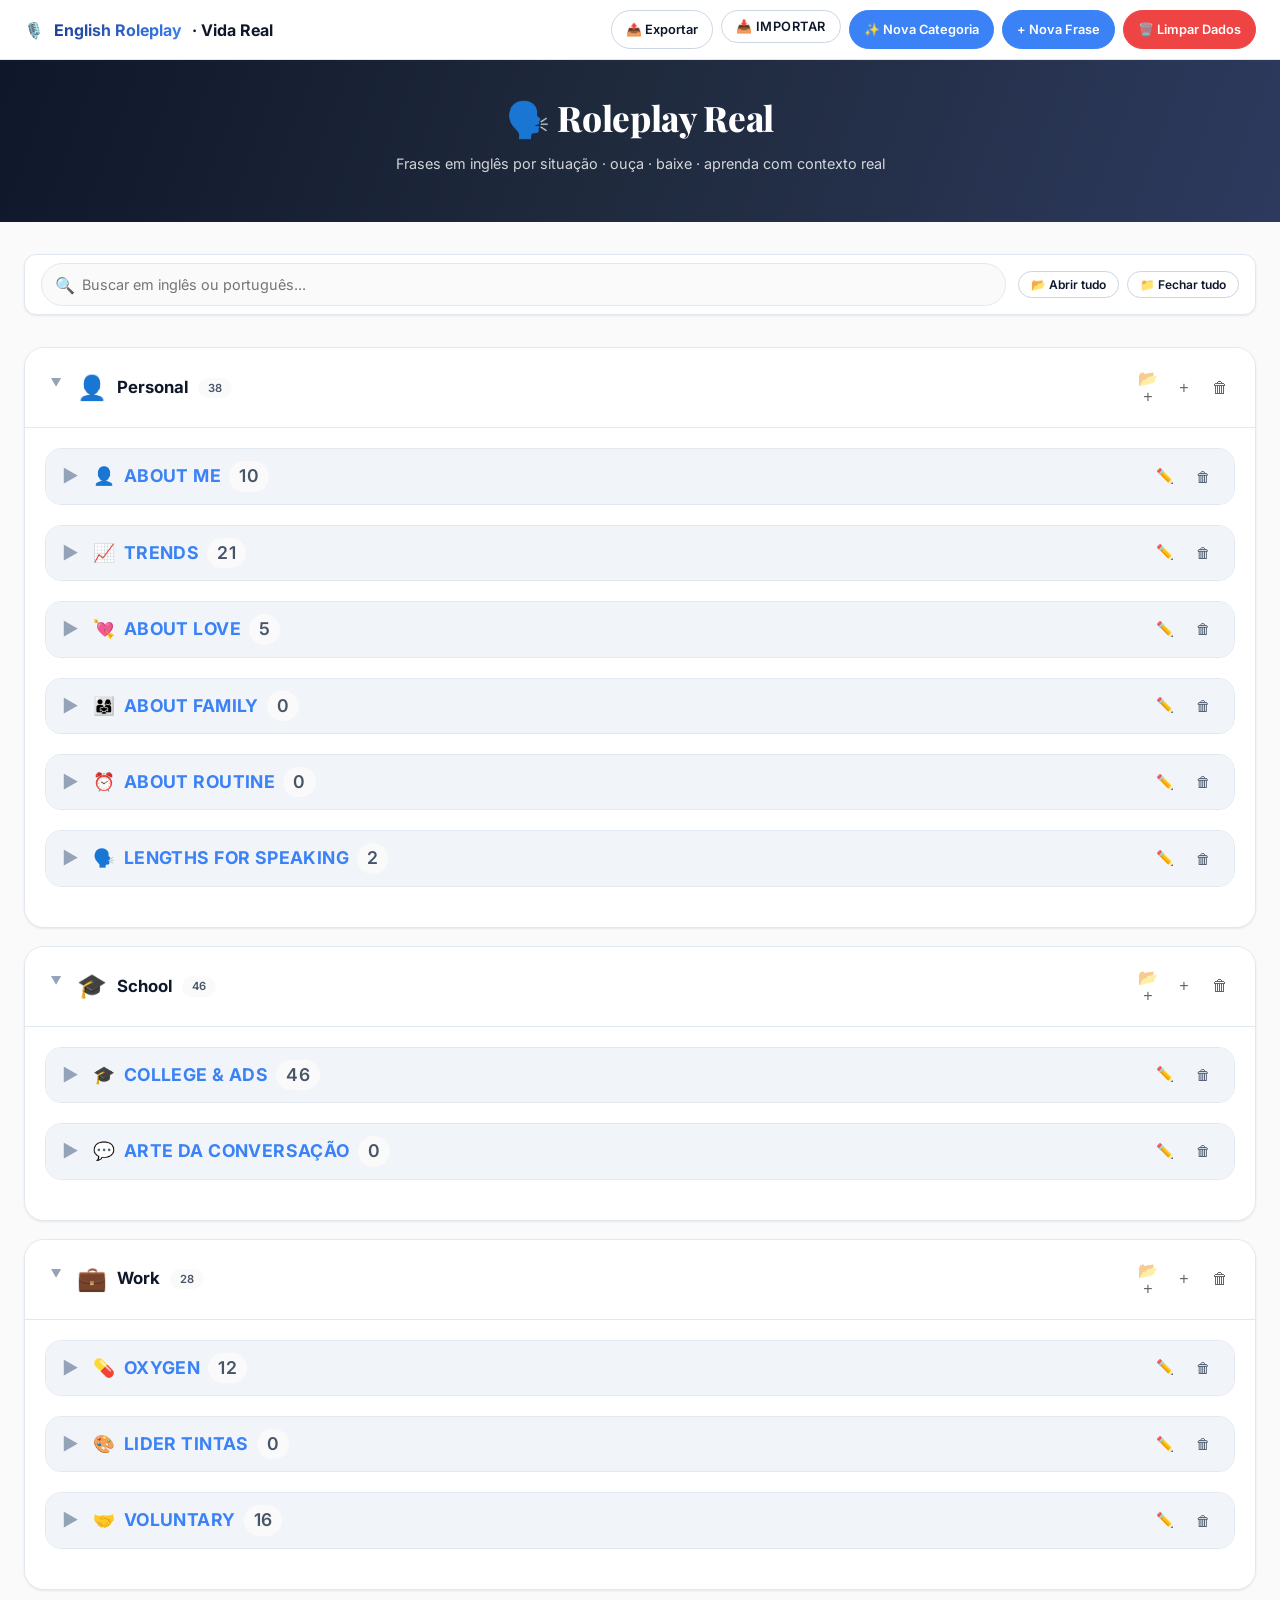
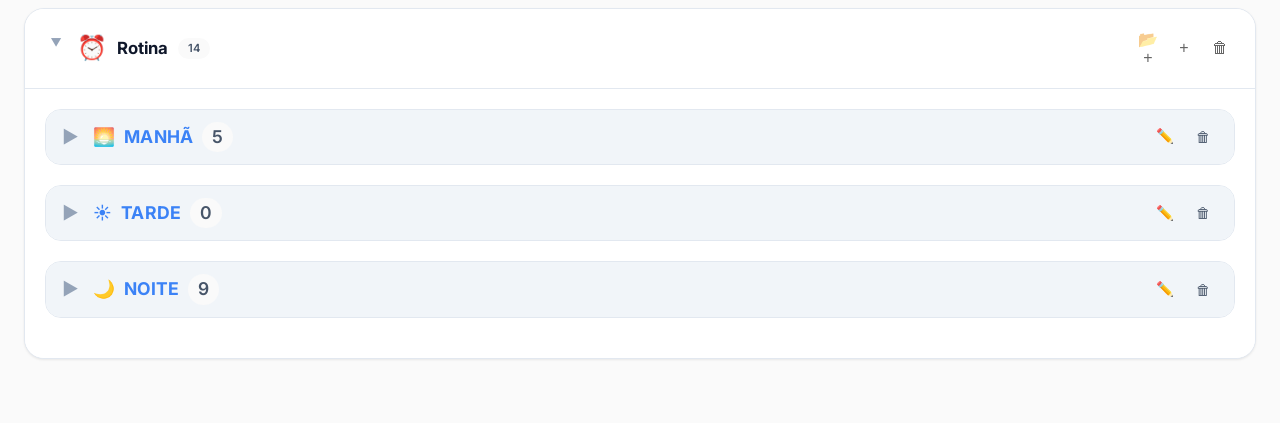
<file: index.html>
<!DOCTYPE html>
<html lang="pt-BR">
<head>
<meta charset="UTF-8">
<meta name="viewport" content="width=device-width, initial-scale=1.0, viewport-fit=cover">
<title>English Roleplay · Phrase Library</title>
<link href="https://fonts.googleapis.com/css2?family=Inter:opsz,wght@14..32,300;14..32,400;14..32,500;14..32,600;14..32,700&family=Playfair+Display:wght@700;800&display=swap" rel="stylesheet">
<link rel="stylesheet" href="css/main.css">
</head>
<body>

<div class="topbar">
  <div class="topbar-left">🎙️ <span>English Roleplay</span> · Vida Real</div>
  <div class="topbar-right">
    <button class="btn" id="exportBtn">📤 Exportar</button>
    <label class="btn" style="cursor:pointer">📥 Importar <input type="file" accept=".json" id="importFile" style="display:none"></label>
    <button class="btn btn-primary" id="newCatBtn">✨ Nova Categoria</button>
    <button class="btn btn-primary" id="newPhraseTopBtn">+ Nova Frase</button>
    <button class="btn btn-danger" id="clearStorageBtn" style="background:#ef4444; border-color:#ef4444;">🗑️ Limpar Dados</button>
  </div>
</div>


<div class="hero">
  <h1>🗣️ Roleplay Real</h1>
  <p>Frases em inglês por situação · ouça · baixe · aprenda com contexto real</p>
</div>

<div class="page">
  <div class="search-panel">
    <div class="search-wrapper">
      <span class="search-icon">🔍</span>
      <input type="text" id="searchInput" placeholder="Buscar em inglês ou português...">
    </div>
    <div class="control-group">
      <button class="btn btn-sm" id="expandAllBtn">📂 Abrir tudo</button>
      <button class="btn btn-sm" id="collapseAllBtn">📁 Fechar tudo</button>
    </div>
  </div>
  <div id="categoriesContainer" class="categories-grid"></div>
</div>

<!-- MODAL PHRASE -->
<div id="phraseModal" class="modal-overlay">
  <div class="modal">
    <h3><span id="phraseModalTitle">📝 Nova Frase</span><button class="icon-btn" id="closePhraseModal">✕</button></h3>
    <div class="form-group">
      <label>🇺🇸 Frase em Inglês *</label>
      <input type="text" id="phraseEn" placeholder="ex: Could you help me?" autocomplete="off">
      <div class="preview-text" id="translatePreview">🔮 Tradução automática aparecerá aqui...</div>
    </div>
    <div class="form-group">
      <label>🇧🇷 Tradução em Português</label>
      <input type="text" id="phrasePt" placeholder="Edite ou deixe automático">
    </div>
    <div class="form-group">
      <label>📁 Categoria Principal</label>
      <select id="phraseCat"></select>
    </div>
    <div class="form-group">
      <label>📂 Subcategoria</label>
      <select id="phraseSubcat">
        <option value="">-- Sem subcategoria --</option>
      </select>
    </div>
    <input type="hidden" id="editPhraseId">
    <div class="modal-buttons">
      <button class="btn" id="modalDeleteBtn" style="color:var(--red);border-color:var(--red); margin-right:auto; display:none">🗑 Excluir</button>
      <button class="btn" id="modalCancelBtn">Cancelar</button>
      <button class="btn btn-primary" id="modalSaveBtn">Salvar</button>
    </div>
  </div>
</div>

<!-- MODAL SUBCATEGORY -->
<div id="subcatModal" class="modal-overlay">
  <div class="modal">
    <h3><span id="subcatModalTitle">➕ Nova Subcategoria</span><button class="icon-btn" id="closeSubcatModal">✕</button></h3>
    <input type="hidden" id="subcatParentCat">
    <input type="hidden" id="subcatEditId">
    <div class="form-group">
      <label>Nome da Subcategoria</label>
      <input type="text" id="subcatName" placeholder="Ex: Trends, Basics, Vocabulary...">
    </div>
    <div class="form-group">
      <label>Emoji</label>
      <input type="text" id="subcatEmoji" placeholder="😊" maxlength="2" value="📂">
    </div>
    <div class="modal-buttons">
      <button class="btn" id="subcatDeleteBtn" style="color:var(--red);border-color:var(--red); margin-right:auto; display:none">🗑 Excluir</button>
      <button class="btn" id="subcatCancelBtn">Cancelar</button>
      <button class="btn btn-primary" id="subcatSaveBtn">Salvar</button>
    </div>
  </div>
</div>

<!-- MODAL CATEGORY -->
<div id="catModal" class="modal-overlay">
  <div class="modal">
    <h3>📂 Nova Categoria <button class="icon-btn" id="closeCatModal">✕</button></h3>
    <div class="form-group">
      <label>Nome da Categoria</label>
      <input type="text" id="catName" placeholder="Ex: Personal, School, Work...">
    </div>
    <div class="form-group">
      <label>Emoji representativo</label>
      <div class="emoji-grid" id="emojiPickerGrid"></div>
    </div>
    <div class="modal-buttons">
      <button class="btn" id="catCancelBtn">Cancelar</button>
      <button class="btn btn-primary" id="catSaveBtn">Criar</button>
    </div>
  </div>
</div>

<div id="toastMsg" class="toast"></div>

<script src="js/app.js"></script>
</body>
</html>
</file>
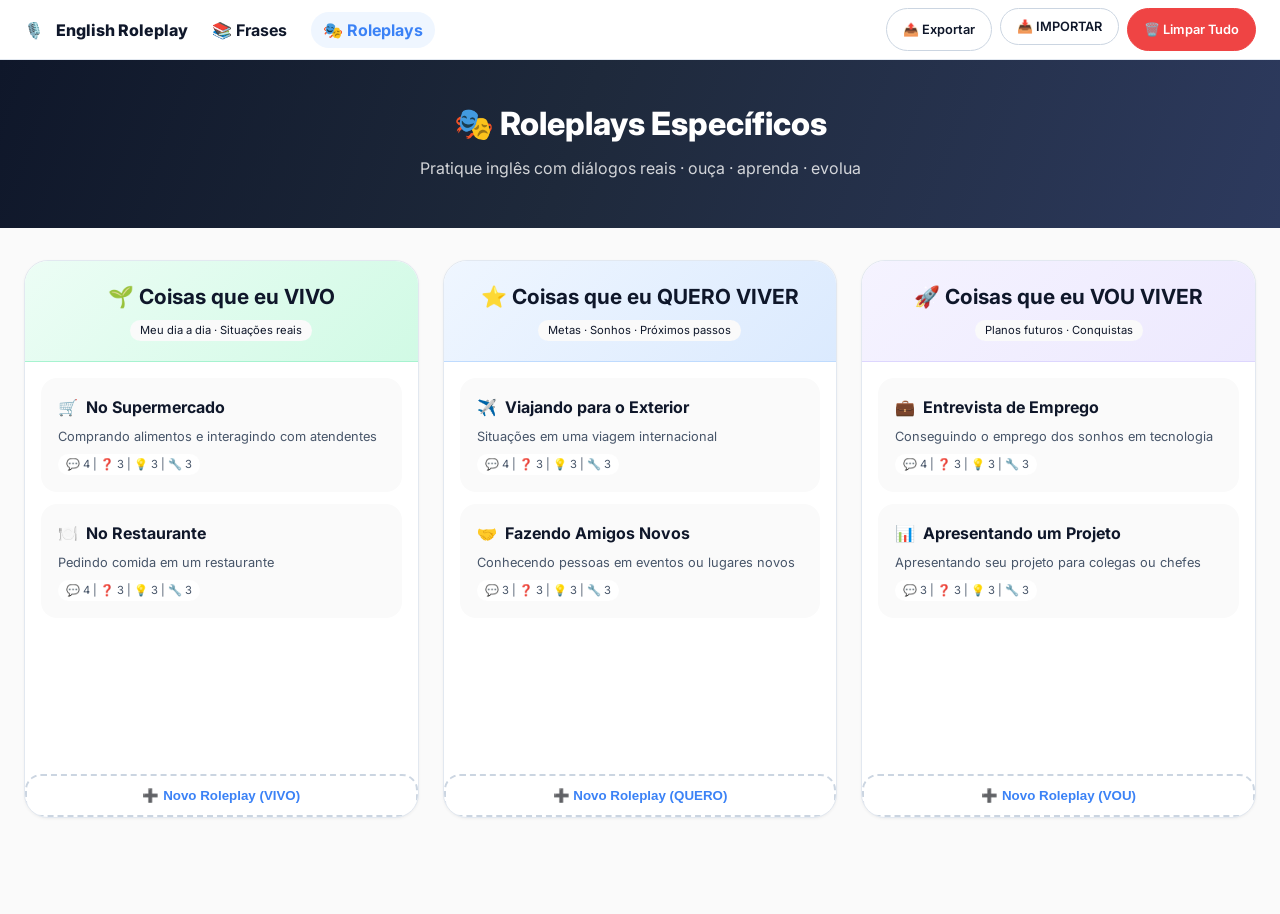
<file: roleplay.html>
<!DOCTYPE html>
<html lang="pt-BR">
<head>
<meta charset="UTF-8">
<meta name="viewport" content="width=device-width, initial-scale=1.0, viewport-fit=cover">
<title>Roleplays Específicos · English Roleplay</title>
<link href="https://fonts.googleapis.com/css2?family=Inter:opsz,wght@14..32,300;14..32,400;14..32,500;14..32,600;14..32,700&display=swap" rel="stylesheet">
<style>
* {
  margin: 0;
  padding: 0;
  box-sizing: border-box;
}

:root {
  --bg: #fafafa;
  --surface: #ffffff;
  --border: #e2e8f0;
  --border-dark: #cbd5e1;
  --text: #0f172a;
  --muted: #475569;
  --muted-light: #94a3b8;
  --accent: #3b82f6;
  --accent-dark: #2563eb;
  --accent-soft: #eff6ff;
  --green: #10b981;
  --green-soft: #ecfdf5;
  --red: #ef4444;
  --red-soft: #fef2f2;
  --amber: #f59e0b;
  --purple: #8b5cf6;
  --purple-soft: #f5f3ff;
  --orange: #f97316;
  --orange-soft: #fff7ed;
  --radius: 16px;
  --radius-sm: 10px;
  --shadow-sm: 0 1px 3px rgba(0,0,0,0.05);
  --shadow-md: 0 4px 12px rgba(0,0,0,0.08);
}

body {
  font-family: 'Inter', sans-serif;
  background: var(--bg);
  color: var(--text);
  line-height: 1.5;
}

.topbar {
  background: var(--surface);
  border-bottom: 1px solid var(--border);
  padding: 0 24px;
  height: 60px;
  display: flex;
  align-items: center;
  justify-content: space-between;
  position: sticky;
  top: 0;
  z-index: 100;
  backdrop-filter: blur(8px);
  background: rgba(255,255,255,0.92);
}
.topbar-left {
  display: flex;
  align-items: center;
  gap: 12px;
  font-weight: 700;
}
.topbar-left a {
  color: var(--text);
  text-decoration: none;
  padding: 6px 12px;
  border-radius: 30px;
  transition: background 0.2s;
}
.topbar-left a:hover {
  background: var(--bg);
}
.topbar-left a.active {
  background: var(--accent-soft);
  color: var(--accent);
}
.topbar-right {
  display: flex;
  gap: 8px;
  flex-wrap: wrap;
}

.btn {
  font-family: 'Inter', sans-serif;
  font-weight: 600;
  font-size: 0.8rem;
  padding: 8px 16px;
  border-radius: 40px;
  border: 1px solid var(--border-dark);
  background: var(--surface);
  cursor: pointer;
  transition: all 0.2s ease;
  color: var(--text);
  display: inline-flex;
  align-items: center;
  gap: 6px;
}
.btn:hover {
  background: #f1f5f9;
  transform: translateY(-1px);
}
.btn-primary {
  background: var(--accent);
  border-color: var(--accent);
  color: white;
}
.btn-primary:hover {
  background: var(--accent-dark);
}
.btn-purple {
  background: var(--purple);
  border-color: var(--purple);
  color: white;
}
.btn-purple:hover {
  background: #7c3aed;
}
.btn-danger {
  background: var(--red);
  border-color: var(--red);
  color: white;
}
.btn-danger:hover {
  background: #dc2626;
}

.hero {
  background: linear-gradient(110deg, #0f172a 0%, #1e293b 45%, #2d3a5e 100%);
  color: white;
  padding: 40px 24px 48px;
  text-align: center;
}
.hero h1 {
  font-size: 2rem;
  font-weight: 800;
}
.hero p {
  margin-top: 8px;
  opacity: 0.8;
}

.page {
  max-width: 1400px;
  margin: 0 auto;
  padding: 32px 24px 64px;
}

.areas-container {
  display: grid;
  grid-template-columns: repeat(3, 1fr);
  gap: 24px;
  margin-bottom: 32px;
}

@media (max-width: 900px) {
  .areas-container {
    grid-template-columns: 1fr;
  }
}

.area-card {
  background: var(--surface);
  border-radius: 24px;
  border: 1px solid var(--border);
  overflow: hidden;
  box-shadow: var(--shadow-sm);
  transition: transform 0.2s, box-shadow 0.2s;
}
.area-card:hover {
  transform: translateY(-4px);
  box-shadow: var(--shadow-md);
}

.area-header {
  padding: 20px;
  text-align: center;
  border-bottom: 1px solid var(--border);
}
.area-header h2 {
  font-size: 1.3rem;
  display: flex;
  align-items: center;
  justify-content: center;
  gap: 8px;
}
.area-header .badge {
  font-size: 0.7rem;
  padding: 2px 10px;
  border-radius: 30px;
  background: var(--bg);
  margin-top: 8px;
  display: inline-block;
}

.area-living .area-header { background: linear-gradient(135deg, #ecfdf5, #d1fae5); border-bottom-color: #a7f3d0; }
.area-want .area-header { background: linear-gradient(135deg, #eff6ff, #dbeafe); border-bottom-color: #bfdbfe; }
.area-will .area-header { background: linear-gradient(135deg, #f5f3ff, #ede9fe); border-bottom-color: #ddd6fe; }

.roleplay-list {
  padding: 16px;
  display: flex;
  flex-direction: column;
  gap: 12px;
  min-height: 400px;
  max-height: 600px;
  overflow-y: auto;
}

.roleplay-item {
  background: var(--bg);
  border-radius: 16px;
  padding: 16px;
  cursor: pointer;
  transition: all 0.2s;
  border: 1px solid transparent;
}
.roleplay-item:hover {
  background: white;
  border-color: var(--border);
  box-shadow: var(--shadow-sm);
}
.roleplay-title {
  font-weight: 700;
  font-size: 1rem;
  display: flex;
  align-items: center;
  gap: 8px;
  margin-bottom: 8px;
}
.roleplay-description {
  font-size: 0.8rem;
  color: var(--muted);
  display: flex;
  justify-content: space-between;
  align-items: center;
  flex-wrap: wrap;
  gap: 8px;
}
.roleplay-stats {
  font-size: 0.7rem;
  background: var(--surface);
  padding: 2px 8px;
  border-radius: 20px;
}
.empty-area {
  text-align: center;
  padding: 40px;
  color: var(--muted-light);
  font-style: italic;
}
.add-roleplay-btn {
  margin-top: 12px;
  width: 100%;
  padding: 12px;
  border: 2px dashed var(--border-dark);
  background: none;
  border-radius: 16px;
  cursor: pointer;
  font-weight: 600;
  color: var(--accent);
  transition: all 0.2s;
}
.add-roleplay-btn:hover {
  background: var(--accent-soft);
  border-color: var(--accent);
}

.modal-overlay {
  display: none;
  position: fixed;
  inset: 0;
  background: rgba(0,0,0,0.5);
  backdrop-filter: blur(4px);
  z-index: 1000;
  justify-content: center;
  align-items: center;
}
.modal-overlay.open {
  display: flex;
}
.modal {
  background: white;
  max-width: 850px;
  width: 90%;
  max-height: 85vh;
  border-radius: 28px;
  overflow: hidden;
  animation: slideUp 0.2s ease;
  display: flex;
  flex-direction: column;
}
@keyframes slideUp {
  from { opacity: 0; transform: translateY(14px);}
  to { opacity: 1; transform: translateY(0);}
}

.modal-header {
  padding: 20px 24px;
  border-bottom: 1px solid var(--border);
  display: flex;
  justify-content: space-between;
  align-items: center;
  background: var(--surface);
}
.modal-header h3 {
  font-size: 1.3rem;
  display: flex;
  align-items: center;
  gap: 10px;
}
.modal-body {
  padding: 24px;
  overflow-y: auto;
  flex: 1;
}
.modal-footer {
  padding: 16px 24px;
  border-top: 1px solid var(--border);
  display: flex;
  justify-content: flex-end;
  gap: 12px;
  background: var(--surface);
}

.icon-btn {
  background: transparent;
  border: none;
  font-size: 1.2rem;
  width: 36px;
  height: 36px;
  border-radius: 50%;
  cursor: pointer;
  transition: background 0.1s;
  display: inline-flex;
  align-items: center;
  justify-content: center;
}
.icon-btn:hover {
  background: var(--border);
}

.section-title {
  font-weight: 700;
  font-size: 0.9rem;
  text-transform: uppercase;
  letter-spacing: 0.03em;
  color: var(--accent);
  margin-bottom: 12px;
  margin-top: 20px;
  display: flex;
  align-items: center;
  gap: 8px;
  border-left: 3px solid var(--accent);
  padding-left: 12px;
}
.section-title:first-of-type {
  margin-top: 0;
}

.dialogue-item, .question-item, .answer-item {
  background: var(--bg);
  border-radius: 14px;
  padding: 12px 16px;
  margin-bottom: 10px;
  display: flex;
  justify-content: space-between;
  align-items: center;
  gap: 12px;
  flex-wrap: wrap;
}
.dialogue-text, .question-text, .answer-text {
  flex: 1;
}
.dialogue-en {
  font-weight: 700;
  font-size: 0.9rem;
}
.dialogue-pt {
  font-size: 0.8rem;
  color: var(--muted);
  margin-top: 4px;
}
.audio-btns {
  display: flex;
  gap: 6px;
}
.play-btn {
  background: var(--green-soft);
  color: var(--green);
  border: none;
  width: 32px;
  height: 32px;
  border-radius: 50%;
  cursor: pointer;
  font-size: 0.9rem;
  transition: all 0.2s;
}
.play-btn:hover {
  background: var(--green);
  color: white;
}

.useful-phrases {
  background: var(--orange-soft);
  border-radius: 16px;
  padding: 16px;
  margin-top: 20px;
  border-left: 4px solid var(--orange);
}
.useful-phrases-title {
  font-weight: 700;
  font-size: 0.8rem;
  color: var(--orange);
  margin-bottom: 12px;
  display: flex;
  align-items: center;
  gap: 6px;
}
.useful-phrases-grid {
  display: flex;
  flex-wrap: wrap;
  gap: 8px;
}
.useful-phrase {
  background: white;
  padding: 6px 12px;
  border-radius: 30px;
  font-size: 0.8rem;
  cursor: pointer;
  transition: all 0.2s;
  border: 1px solid var(--border);
}
.useful-phrase:hover {
  background: var(--orange);
  color: white;
  border-color: var(--orange);
}

.form-group {
  margin-bottom: 18px;
}
label {
  font-size: 0.7rem;
  font-weight: 700;
  text-transform: uppercase;
  color: var(--muted);
  display: block;
  margin-bottom: 6px;
}
input, textarea, select {
  width: 100%;
  padding: 12px 14px;
  border-radius: 14px;
  border: 1px solid var(--border);
  font-family: 'Inter', sans-serif;
  font-size: 0.9rem;
  background: var(--bg);
}
textarea {
  resize: vertical;
  min-height: 80px;
}
input:focus, textarea:focus, select:focus {
  outline: none;
  border-color: var(--accent);
}

.dynamic-list {
  margin-top: 12px;
  margin-bottom: 12px;
}
.dynamic-item {
  display: flex;
  gap: 8px;
  margin-bottom: 8px;
  align-items: center;
  flex-wrap: wrap;
}
.dynamic-item input {
  flex: 1;
  min-width: 150px;
}
.remove-item {
  background: var(--red-soft);
  color: var(--red);
  border: none;
  width: 32px;
  height: 32px;
  border-radius: 50%;
  cursor: pointer;
}
.add-item {
  background: var(--accent-soft);
  color: var(--accent);
  border: 1px dashed var(--accent);
  padding: 8px 16px;
  border-radius: 30px;
  cursor: pointer;
  font-size: 0.8rem;
  margin-top: 8px;
}

.toast {
  position: fixed;
  bottom: 28px;
  left: 50%;
  transform: translateX(-50%) translateY(80px);
  background: #1e293b;
  color: white;
  padding: 10px 20px;
  border-radius: 60px;
  font-size: 0.85rem;
  z-index: 1100;
  transition: 0.25s;
  opacity: 0;
}
.toast.show {
  opacity: 1;
  transform: translateX(-50%) translateY(0);
}
</style>
</head>
<body>

<div class="topbar">
  <div class="topbar-left">
    🎙️ <span style="font-weight:800">English Roleplay</span>
    <a href="index.html">📚 Frases</a>
    <a href="roleplays.html" class="active">🎭 Roleplays</a>
  </div>
  <div class="topbar-right">
    <button class="btn" id="exportRoleplaysBtn">📤 Exportar</button>
    <label class="btn" style="cursor:pointer">📥 Importar <input type="file" accept=".json" id="importRoleplaysFile" style="display:none"></label>
    <button class="btn btn-danger" id="clearRoleplaysBtn">🗑️ Limpar Tudo</button>
  </div>
</div>

<div class="hero">
  <h1>🎭 Roleplays Específicos</h1>
  <p>Pratique inglês com diálogos reais · ouça · aprenda · evolua</p>
</div>

<div class="page">
  <div class="areas-container">
    <div class="area-card area-living">
      <div class="area-header">
        <h2>🌱 Coisas que eu VIVO</h2>
        <span class="badge">Meu dia a dia · Situações reais</span>
      </div>
      <div class="roleplay-list" id="livingList"></div>
      <button class="add-roleplay-btn" onclick="openCreateModal('living')">➕ Novo Roleplay (VIVO)</button>
    </div>

    <div class="area-card area-want">
      <div class="area-header">
        <h2>⭐ Coisas que eu QUERO VIVER</h2>
        <span class="badge">Metas · Sonhos · Próximos passos</span>
      </div>
      <div class="roleplay-list" id="wantList"></div>
      <button class="add-roleplay-btn" onclick="openCreateModal('want')">➕ Novo Roleplay (QUERO)</button>
    </div>

    <div class="area-card area-will">
      <div class="area-header">
        <h2>🚀 Coisas que eu VOU VIVER</h2>
        <span class="badge">Planos futuros · Conquistas</span>
      </div>
      <div class="roleplay-list" id="willList"></div>
      <button class="add-roleplay-btn" onclick="openCreateModal('will')">➕ Novo Roleplay (VOU)</button>
    </div>
  </div>
</div>

<!-- MODAL VISUALIZAR ROLEPLAY -->
<div id="viewModal" class="modal-overlay">
  <div class="modal">
    <div class="modal-header">
      <h3><span id="viewEmoji">🎭</span> <span id="viewTitle"></span></h3>
      <button class="icon-btn" onclick="closeViewModal()">✕</button>
    </div>
    <div class="modal-body" id="viewBody"></div>
    <div class="modal-footer">
      <button class="btn" onclick="closeViewModal()">Fechar</button>
      <button class="btn btn-purple" id="editFromViewBtn" onclick="editFromView()">✏️ Editar</button>
      <button class="btn btn-danger" id="deleteFromViewBtn" onclick="deleteFromView()">🗑 Excluir</button>
    </div>
  </div>
</div>

<!-- MODAL CRIAR/EDITAR ROLEPLAY -->
<div id="editModal" class="modal-overlay">
  <div class="modal" style="max-width: 750px;">
    <div class="modal-header">
      <h3><span id="editModalTitle">📝 Criar Roleplay</span></h3>
      <button class="icon-btn" onclick="closeEditModal()">✕</button>
    </div>
    <div class="modal-body">
      <input type="hidden" id="editId">
      <input type="hidden" id="editArea">
      
      <div class="form-group">
        <label>📌 Título do Roleplay</label>
        <input type="text" id="roleplayTitle" placeholder="Ex: Pedindo informações na rua">
      </div>
      <div class="form-group">
        <label>📝 Descrição / Contexto</label>
        <textarea id="roleplayDescription" placeholder="Descreva a situação..."></textarea>
      </div>
      <div class="form-group">
        <label>🎭 Emoji</label>
        <input type="text" id="roleplayEmoji" placeholder="🎭" maxlength="2" value="🎭">
      </div>

      <div class="section-title">💬 Diálogos</div>
      <div id="dialoguesList" class="dynamic-list"></div>
      <button class="add-item" onclick="addDialogueField()">➕ Adicionar diálogo</button>

      <div class="section-title">❓ Perguntas possíveis</div>
      <div id="questionsList" class="dynamic-list"></div>
      <button class="add-item" onclick="addQuestionField()">➕ Adicionar pergunta</button>

      <div class="section-title">💡 Respostas possíveis</div>
      <div id="answersList" class="dynamic-list"></div>
      <button class="add-item" onclick="addAnswerField()">➕ Adicionar resposta</button>

      <div class="section-title">🔧 Frases Úteis</div>
      <div id="usefulList" class="dynamic-list"></div>
      <button class="add-item" onclick="addUsefulField()">➕ Adicionar frase útil</button>
    </div>
    <div class="modal-footer">
      <button class="btn" onclick="closeEditModal()">Cancelar</button>
      <button class="btn btn-primary" onclick="saveRoleplay()">💾 Salvar</button>
    </div>
  </div>
</div>

<div id="toastMsg" class="toast"></div>

<script>
let roleplays = {
  living: [],
  want: [],
  will: []
};

let currentViewRoleplay = null;
let currentUtterance = null;

// Variáveis para edição
let dialoguesFields = [];
let questionsFields = [];
let answersFields = [];
let usefulFields = [];

function loadRoleplays() {
  const stored = localStorage.getItem('rp_roleplays_v2');
  if(stored) {
    roleplays = JSON.parse(stored);
  } else {
    roleplays = {
      living: [
        {
          id: "living_1",
          title: "No Supermercado",
          description: "Comprando alimentos e interagindo com atendentes",
          emoji: "🛒",
          dialogues: [
            { en: "Excuse me, where can I find the milk?", pt: "Com licença, onde posso encontrar o leite?" },
            { en: "It's on aisle 3, next to the eggs.", pt: "Está no corredor 3, ao lado dos ovos." },
            { en: "Thank you so much!", pt: "Muito obrigado!" },
            { en: "Do you have this in a different size?", pt: "Você tem isso em um tamanho diferente?" }
          ],
          questions: [
            { en: "How much is this?", pt: "Quanto custa isto?" },
            { en: "Do you accept credit card?", pt: "Aceita cartão de crédito?" },
            { en: "Where is the nearest restroom?", pt: "Onde fica o banheiro mais próximo?" }
          ],
          answers: [
            { en: "It's ten dollars.", pt: "São dez dólares." },
            { en: "Yes, we do.", pt: "Sim, aceitamos." },
            { en: "It's at the back of the store.", pt: "Fica no fundo da loja." }
          ],
          useful: [
            { en: "I'm just looking, thanks.", pt: "Só estou olhando, obrigado." },
            { en: "Can I get a discount?", pt: "Posso ter um desconto?" },
            { en: "I'll take it.", pt: "Vou levar." }
          ]
        },
        {
          id: "living_2",
          title: "No Restaurante",
          description: "Pedindo comida em um restaurante",
          emoji: "🍽️",
          dialogues: [
            { en: "I'd like a table for two, please.", pt: "Gostaria de uma mesa para dois, por favor." },
            { en: "Right this way, sir.", pt: "Por aqui, senhor." },
            { en: "What's the special today?", pt: "Qual é o prato especial de hoje?" },
            { en: "I'll have the grilled chicken.", pt: "Vou querer o frango grelhado." }
          ],
          questions: [
            { en: "Is the water free?", pt: "A água é grátis?" },
            { en: "Do you have vegetarian options?", pt: "Vocês têm opções vegetarianas?" },
            { en: "Can I see the dessert menu?", pt: "Posso ver o cardápio de sobremesas?" }
          ],
          answers: [
            { en: "Yes, tap water is free.", pt: "Sim, água da torneira é grátis." },
            { en: "Yes, we have a vegetarian menu.", pt: "Sim, temos um menu vegetariano." },
            { en: "Here you go.", pt: "Aqui está." }
          ],
          useful: [
            { en: "I'm allergic to nuts.", pt: "Tenho alergia a castanhas." },
            { en: "Can I have the bill, please?", pt: "Posso ter a conta, por favor?" },
            { en: "The food was delicious!", pt: "A comida estava deliciosa!" }
          ]
        }
      ],
      want: [
        {
          id: "want_1",
          title: "Viajando para o Exterior",
          description: "Situações em uma viagem internacional",
          emoji: "✈️",
          dialogues: [
            { en: "I'd like to check in for my flight.", pt: "Gostaria de fazer check-in para meu voo." },
            { en: "Can I see your passport, please?", pt: "Posso ver seu passaporte, por favor?" },
            { en: "Here you go.", pt: "Aqui está." },
            { en: "Do you have any luggage to check?", pt: "Tem alguma bagagem para despachar?" }
          ],
          questions: [
            { en: "Where is the baggage claim?", pt: "Onde fica a retirada de bagagem?" },
            { en: "How do I get to the city center?", pt: "Como faço para chegar ao centro da cidade?" },
            { en: "What time does my flight board?", pt: "Que horas meu voo embarca?" }
          ],
          answers: [
            { en: "Follow the signs to baggage claim.", pt: "Siga as placas para retirada de bagagem." },
            { en: "You can take the subway or a taxi.", pt: "Você pode pegar o metrô ou um táxi." },
            { en: "Your flight boards at gate 12.", pt: "Seu voo embarca no portão 12." }
          ],
          useful: [
            { en: "Is there free Wi-Fi here?", pt: "Tem Wi-Fi grátis aqui?" },
            { en: "Where is the duty-free shop?", pt: "Onde fica a loja duty-free?" },
            { en: "I need help with my bags.", pt: "Preciso de ajuda com minhas malas." }
          ]
        },
        {
          id: "want_2",
          title: "Fazendo Amigos Novos",
          description: "Conhecendo pessoas em eventos ou lugares novos",
          emoji: "🤝",
          dialogues: [
            { en: "Hi, I'm Kaiky. Nice to meet you!", pt: "Oi, sou Kaiky. Prazer em conhecer você!" },
            { en: "I'm Sarah. Are you here alone?", pt: "Sou Sarah. Você veio sozinho?" },
            { en: "Yeah, I'm new in town. What do you recommend?", pt: "Sim, sou novo na cidade. O que você recomenda?" }
          ],
          questions: [
            { en: "Where are you from?", pt: "De onde você é?" },
            { en: "What do you do for fun around here?", pt: "O que você faz por diversão por aqui?" },
            { en: "Do you come here often?", pt: "Você vem aqui com frequência?" }
          ],
          answers: [
            { en: "I'm from Brazil.", pt: "Sou do Brasil." },
            { en: "There's a great park nearby.", pt: "Tem um parque ótimo perto." },
            { en: "This is my first time here.", pt: "É minha primeira vez aqui." }
          ],
          useful: [
            { en: "Let's exchange numbers!", pt: "Vamos trocar números!" },
            { en: "Do you have Instagram?", pt: "Você tem Instagram?" },
            { en: "It was great talking to you!", pt: "Foi ótimo conversar com você!" }
          ]
        }
      ],
      will: [
        {
          id: "will_1",
          title: "Entrevista de Emprego",
          description: "Conseguindo o emprego dos sonhos em tecnologia",
          emoji: "💼",
          dialogues: [
            { en: "Tell me about yourself.", pt: "Fale sobre você." },
            { en: "I'm a software engineering student passionate about coding.", pt: "Sou estudante de engenharia de software apaixonado por programação." },
            { en: "Why do you want to work here?", pt: "Por que você quer trabalhar aqui?" },
            { en: "I admire your company's mission and culture.", pt: "Admiro a missão e a cultura da sua empresa." }
          ],
          questions: [
            { en: "What are the benefits?", pt: "Quais são os benefícios?" },
            { en: "When would I start?", pt: "Quando eu começaria?" },
            { en: "Is there room for growth?", pt: "Há espaço para crescimento?" }
          ],
          answers: [
            { en: "We offer health insurance and vacation days.", pt: "Oferecemos plano de saúde e dias de férias." },
            { en: "You can start next Monday.", pt: "Você pode começar na próxima segunda." },
            { en: "Yes, we promote internally.", pt: "Sim, promovemos internamente." }
          ],
          useful: [
            { en: "Thank you for this opportunity.", pt: "Obrigado por esta oportunidade." },
            { en: "When can I expect to hear back?", pt: "Quando posso esperar uma resposta?" },
            { en: "I'm very excited about this role.", pt: "Estou muito animado com esta vaga." }
          ]
        },
        {
          id: "will_2",
          title: "Apresentando um Projeto",
          description: "Apresentando seu projeto para colegas ou chefes",
          emoji: "📊",
          dialogues: [
            { en: "Good morning everyone, thank you for coming.", pt: "Bom dia a todos, obrigado por virem." },
            { en: "Today I'll present my latest project.", pt: "Hoje vou apresentar meu projeto mais recente." },
            { en: "Let me walk you through the main features.", pt: "Deixe-me explicar as principais funcionalidades." }
          ],
          questions: [
            { en: "How long did it take to build?", pt: "Quanto tempo levou para construir?" },
            { en: "What technologies did you use?", pt: "Quais tecnologias você usou?" },
            { en: "Can you show us a demo?", pt: "Pode nos mostrar uma demonstração?" }
          ],
          answers: [
            { en: "It took about three months.", pt: "Levou cerca de três meses." },
            { en: "I used React and Node.js.", pt: "Usei React e Node.js." },
            { en: "Yes, absolutely. Let me show you.", pt: "Sim, com certeza. Deixe-me mostrar." }
          ],
          useful: [
            { en: "Does anyone have any questions?", pt: "Alguém tem alguma pergunta?" },
            { en: "I appreciate your feedback.", pt: "Agradeço seu feedback." },
            { en: "I'll work on those improvements.", pt: "Vou trabalhar nessas melhorias." }
          ]
        }
      ]
    };
  }
  renderAll();
}

function persistRoleplays() {
  localStorage.setItem('rp_roleplays_v2', JSON.stringify(roleplays));
}

function renderAll() {
  renderArea('living');
  renderArea('want');
  renderArea('will');
}

function renderArea(area) {
  const container = document.getElementById(`${area}List`);
  const items = roleplays[area] || [];
  
  if(items.length === 0) {
    container.innerHTML = `<div class="empty-area">✨ Nenhum roleplay ainda.<br>Clique no botão abaixo para criar!</div>`;
    return;
  }
  
  container.innerHTML = items.map(rp => `
    <div class="roleplay-item" onclick="openViewModal('${area}', '${rp.id}')">
      <div class="roleplay-title">
        <span>${rp.emoji || '🎭'}</span>
        <span>${escapeHtml(rp.title)}</span>
      </div>
      <div class="roleplay-description">
        <span>${escapeHtml(rp.description.substring(0, 60))}${rp.description.length > 60 ? '...' : ''}</span>
        <span class="roleplay-stats">💬 ${rp.dialogues?.length || 0} | ❓ ${rp.questions?.length || 0} | 💡 ${rp.answers?.length || 0} | 🔧 ${rp.useful?.length || 0}</span>
      </div>
    </div>
  `).join('');
}

function speakText(text) {
  if(currentUtterance) window.speechSynthesis.cancel();
  const utter = new SpeechSynthesisUtterance(text);
  utter.lang = 'en-US';
  utter.rate = 0.85;
  window.speechSynthesis.speak(utter);
  currentUtterance = utter;
  showToast("🔊 Speaking: " + text.substring(0, 40));
}

function downloadAudioFromText(text, id) {
  const url = `https://translate.google.com/translate_tts?ie=UTF-8&q=${encodeURIComponent(text)}&tl=en&client=tw-ob`;
  const a = document.createElement('a');
  a.href = url;
  a.download = `audio_${id}.mp3`;
  a.click();
  showToast("⬇️ Download iniciado");
}

function showToast(msg) {
  const toast = document.getElementById('toastMsg');
  toast.innerText = msg;
  toast.classList.add('show');
  setTimeout(() => toast.classList.remove('show'), 2500);
}

function escapeHtml(str) {
  if(!str) return '';
  return String(str).replace(/[&<>]/g, function(m) {
    if(m === '&') return '&amp;';
    if(m === '<') return '&lt;';
    if(m === '>') return '&gt;';
    return m;
  });
}

// Modal de visualização
function openViewModal(area, id) {
  const rp = roleplays[area].find(r => r.id === id);
  if(!rp) return;
  currentViewRoleplay = { area, id, data: rp };
  
  document.getElementById('viewTitle').innerText = rp.title;
  document.getElementById('viewEmoji').innerText = rp.emoji || '🎭';
  
  let html = `<p style="color:var(--muted); margin-bottom:20px;">📌 ${escapeHtml(rp.description)}</p>`;
  
  // Diálogos
  if(rp.dialogues && rp.dialogues.length > 0) {
    html += `<div class="section-title">💬 Diálogos</div>`;
    rp.dialogues.forEach((d, idx) => {
      html += `
        <div class="dialogue-item">
          <div class="dialogue-text">
            <div class="dialogue-en">${escapeHtml(d.en)}</div>
            <div class="dialogue-pt">🇧🇷 ${escapeHtml(d.pt)}</div>
          </div>
          <div class="audio-btns">
            <button class="play-btn" onclick="speakText('${escapeHtml(d.en).replace(/'/g, "\\'")}')">🔊</button>
            <button class="play-btn" onclick="downloadAudioFromText('${escapeHtml(d.en).replace(/'/g, "\\'")}', 'dial_${idx}')">⬇️</button>
          </div>
        </div>`;
    });
  }
  
  // Perguntas
  if(rp.questions && rp.questions.length > 0) {
    html += `<div class="section-title">❓ Perguntas possíveis</div>`;
    rp.questions.forEach((q, idx) => {
      html += `
        <div class="question-item">
          <div class="dialogue-text">
            <div class="dialogue-en">${escapeHtml(q.en)}</div>
            <div class="dialogue-pt">🇧🇷 ${escapeHtml(q.pt)}</div>
          </div>
          <div class="audio-btns">
            <button class="play-btn" onclick="speakText('${escapeHtml(q.en).replace(/'/g, "\\'")}')">🔊</button>
            <button class="play-btn" onclick="downloadAudioFromText('${escapeHtml(q.en).replace(/'/g, "\\'")}', 'q_${idx}')">⬇️</button>
          </div>
        </div>`;
    });
  }
  
  // Respostas
  if(rp.answers && rp.answers.length > 0) {
    html += `<div class="section-title">💡 Respostas possíveis</div>`;
    rp.answers.forEach((a, idx) => {
      html += `
        <div class="answer-item">
          <div class="dialogue-text">
            <div class="dialogue-en">${escapeHtml(a.en)}</div>
            <div class="dialogue-pt">🇧🇷 ${escapeHtml(a.pt)}</div>
          </div>
          <div class="audio-btns">
            <button class="play-btn" onclick="speakText('${escapeHtml(a.en).replace(/'/g, "\\'")}')">🔊</button>
            <button class="play-btn" onclick="downloadAudioFromText('${escapeHtml(a.en).replace(/'/g, "\\'")}', 'a_${idx}')">⬇️</button>
          </div>
        </div>`;
    });
  }
  
  // Frases Úteis
  if(rp.useful && rp.useful.length > 0) {
    html += `<div class="useful-phrases">
      <div class="useful-phrases-title">🔧 Frases Úteis</div>
      <div class="useful-phrases-grid">`;
    rp.useful.forEach((u, idx) => {
      html += `
        <div class="useful-phrase" onclick="speakText('${escapeHtml(u.en).replace(/'/g, "\\'")}')" title="${escapeHtml(u.pt)}">
          ${escapeHtml(u.en)}
        </div>`;
    });
    html += `</div></div>`;
  }
  
  document.getElementById('viewBody').innerHTML = html;
  document.getElementById('viewModal').classList.add('open');
}

function closeViewModal() {
  document.getElementById('viewModal').classList.remove('open');
  currentViewRoleplay = null;
}

function editFromView() {
  if(currentViewRoleplay) {
    closeViewModal();
    openEditModal(currentViewRoleplay.area, currentViewRoleplay.id);
  }
}

function deleteFromView() {
  if(!currentViewRoleplay) return;
  const area = currentViewRoleplay.area;
  const id = currentViewRoleplay.id;
  roleplays[area] = roleplays[area].filter(r => r.id !== id);
  persistRoleplays();
  renderAll();
  closeViewModal();
  showToast("🗑️ Roleplay excluído!");
}

// Modal de criação/edição
function openCreateModal(area) {
  currentEditId = null;
  currentEditArea = area;
  dialoguesFields = [{ en: '', pt: '' }];
  questionsFields = [];
  answersFields = [];
  usefulFields = [];
  
  document.getElementById('editModalTitle').innerHTML = '📝 Criar Roleplay';
  document.getElementById('editId').value = '';
  document.getElementById('editArea').value = area;
  document.getElementById('roleplayTitle').value = '';
  document.getElementById('roleplayDescription').value = '';
  document.getElementById('roleplayEmoji').value = '🎭';
  
  renderDynamicFields();
  document.getElementById('editModal').classList.add('open');
}

function openEditModal(area, id) {
  const rp = roleplays[area].find(r => r.id === id);
  if(!rp) return;
  
  currentEditId = id;
  currentEditArea = area;
  dialoguesFields = rp.dialogues || [{ en: '', pt: '' }];
  questionsFields = rp.questions || [];
  answersFields = rp.answers || [];
  usefulFields = rp.useful || [];
  
  document.getElementById('editModalTitle').innerHTML = '✏️ Editar Roleplay';
  document.getElementById('editId').value = id;
  document.getElementById('editArea').value = area;
  document.getElementById('roleplayTitle').value = rp.title;
  document.getElementById('roleplayDescription').value = rp.description;
  document.getElementById('roleplayEmoji').value = rp.emoji || '🎭';
  
  renderDynamicFields();
  document.getElementById('editModal').classList.add('open');
}

function renderDynamicFields() {
  // Diálogos
  const dialoguesContainer = document.getElementById('dialoguesList');
  dialoguesContainer.innerHTML = dialoguesFields.map((d, idx) => `
    <div class="dynamic-item">
      <input type="text" placeholder="🇺🇸 Inglês" value="${escapeHtml(d.en)}" onchange="updateDialogue(${idx}, 'en', this.value)">
      <input type="text" placeholder="🇧🇷 Português" value="${escapeHtml(d.pt)}" onchange="updateDialogue(${idx}, 'pt', this.value)">
      <button class="remove-item" onclick="removeDialogue(${idx})">✕</button>
    </div>
  `).join('');
  
  // Perguntas
  const questionsContainer = document.getElementById('questionsList');
  questionsContainer.innerHTML = questionsFields.map((q, idx) => `
    <div class="dynamic-item">
      <input type="text" placeholder="🇺🇸 Pergunta em Inglês" value="${escapeHtml(q.en)}" onchange="updateQuestion(${idx}, 'en', this.value)">
      <input type="text" placeholder="🇧🇷 Pergunta em Português" value="${escapeHtml(q.pt)}" onchange="updateQuestion(${idx}, 'pt', this.value)">
      <button class="remove-item" onclick="removeQuestion(${idx})">✕</button>
    </div>
  `).join('');
  
  // Respostas
  const answersContainer = document.getElementById('answersList');
  answersContainer.innerHTML = answersFields.map((a, idx) => `
    <div class="dynamic-item">
      <input type="text" placeholder="🇺🇸 Resposta em Inglês" value="${escapeHtml(a.en)}" onchange="updateAnswer(${idx}, 'en', this.value)">
      <input type="text" placeholder="🇧🇷 Resposta em Português" value="${escapeHtml(a.pt)}" onchange="updateAnswer(${idx}, 'pt', this.value)">
      <button class="remove-item" onclick="removeAnswer(${idx})">✕</button>
    </div>
  `).join('');
  
  // Frases Úteis
  const usefulContainer = document.getElementById('usefulList');
  usefulContainer.innerHTML = usefulFields.map((u, idx) => `
    <div class="dynamic-item">
      <input type="text" placeholder="🇺🇸 Frase em Inglês" value="${escapeHtml(u.en)}" onchange="updateUseful(${idx}, 'en', this.value)">
      <input type="text" placeholder="🇧🇷 Tradução" value="${escapeHtml(u.pt)}" onchange="updateUseful(${idx}, 'pt', this.value)">
      <button class="remove-item" onclick="removeUseful(${idx})">✕</button>
    </div>
  `).join('');
}

function updateDialogue(idx, field, value) {
  if(dialoguesFields[idx]) dialoguesFields[idx][field] = value;
}
function addDialogueField() { dialoguesFields.push({ en: '', pt: '' }); renderDynamicFields(); }
function removeDialogue(idx) { dialoguesFields.splice(idx, 1); renderDynamicFields(); }

function updateQuestion(idx, field, value) {
  if(questionsFields[idx]) questionsFields[idx][field] = value;
}
function addQuestionField() { questionsFields.push({ en: '', pt: '' }); renderDynamicFields(); }
function removeQuestion(idx) { questionsFields.splice(idx, 1); renderDynamicFields(); }

function updateAnswer(idx, field, value) {
  if(answersFields[idx]) answersFields[idx][field] = value;
}
function addAnswerField() { answersFields.push({ en: '', pt: '' }); renderDynamicFields(); }
function removeAnswer(idx) { answersFields.splice(idx, 1); renderDynamicFields(); }

function updateUseful(idx, field, value) {
  if(usefulFields[idx]) usefulFields[idx][field] = value;
}
function addUsefulField() { usefulFields.push({ en: '', pt: '' }); renderDynamicFields(); }
function removeUseful(idx) { usefulFields.splice(idx, 1); renderDynamicFields(); }

function saveRoleplay() {
  const title = document.getElementById('roleplayTitle').value.trim();
  const description = document.getElementById('roleplayDescription').value.trim();
  const emoji = document.getElementById('roleplayEmoji').value.trim() || '🎭';
  const area = document.getElementById('editArea').value;
  const editId = document.getElementById('editId').value;
  
  if(!title) { showToast("⚠️ Título obrigatório"); return; }
  
  const dialogues = dialoguesFields.filter(d => d.en.trim() && d.pt.trim());
  const questions = questionsFields.filter(q => q.en.trim() && q.pt.trim());
  const answers = answersFields.filter(a => a.en.trim() && a.pt.trim());
  const useful = usefulFields.filter(u => u.en.trim() && u.pt.trim());
  
  if(dialogues.length === 0) { showToast("⚠️ Adicione pelo menos um diálogo"); return; }
  
  const roleplayData = {
    title,
    description: description || "Sem descrição",
    emoji,
    dialogues,
    questions,
    answers,
    useful
  };
  
  if(editId) {
    const index = roleplays[area].findIndex(r => r.id === editId);
    if(index !== -1) {
      roleplays[area][index] = { ...roleplays[area][index], ...roleplayData };
    }
  } else {
    const newId = `${area}_${Date.now()}_${Math.random().toString(36).substr(2, 6)}`;
    roleplayData.id = newId;
    roleplays[area].push(roleplayData);
  }
  
  persistRoleplays();
  renderAll();
  closeEditModal();
  showToast(editId ? "✅ Roleplay atualizado!" : "✅ Roleplay criado!");
}

function closeEditModal() {
  document.getElementById('editModal').classList.remove('open');
}

// Export/Import/Clear
function exportRoleplays() {
  const data = JSON.stringify(roleplays, null, 2);
  const blob = new Blob([data], {type: 'application/json'});
  const a = document.createElement('a');
  a.href = URL.createObjectURL(blob);
  a.download = 'roleplays_backup.json';
  a.click();
  showToast("📦 Roleplays exportados!");
}

function importRoleplays(file) {
  const reader = new FileReader();
  reader.onload = ev => {
    try {
      const json = JSON.parse(ev.target.result);
      if(json.living || json.want || json.will) {
        roleplays = json;
        persistRoleplays();
        renderAll();
        showToast("✅ Roleplays importados!");
      } else {
        showToast("Arquivo inválido");
      }
    } catch(e) {
      showToast("Erro ao importar");
    }
  };
  reader.readAsText(file);
}

function clearAllRoleplays() {
  localStorage.removeItem('rp_roleplays_v2');
  loadRoleplays();
  showToast("🗑️ Todos os roleplays foram resetados!");
}

// Event Listeners
document.getElementById('exportRoleplaysBtn').addEventListener('click', exportRoleplays);
document.getElementById('importRoleplaysFile').addEventListener('change', (e) => {
  if(e.target.files[0]) importRoleplays(e.target.files[0]);
  e.target.value = '';
});
document.getElementById('clearRoleplaysBtn').addEventListener('click', clearAllRoleplays);

// Tornar funções globais
window.speakText = speakText;
window.downloadAudioFromText = downloadAudioFromText;
window.openViewModal = openViewModal;
window.closeViewModal = closeViewModal;
window.editFromView = editFromView;
window.deleteFromView = deleteFromView;
window.openCreateModal = openCreateModal;
window.closeEditModal = closeEditModal;
window.saveRoleplay = saveRoleplay;
window.updateDialogue = updateDialogue;
window.addDialogueField = addDialogueField;
window.removeDialogue = removeDialogue;
window.updateQuestion = updateQuestion;
window.addQuestionField = addQuestionField;
window.removeQuestion = removeQuestion;
window.updateAnswer = updateAnswer;
window.addAnswerField = addAnswerField;
window.removeAnswer = removeAnswer;
window.updateUseful = updateUseful;
window.addUsefulField = addUsefulField;
window.removeUseful = removeUseful;

loadRoleplays();
</script>
</body>
</html>
</file>
<file: css/main.css>
* {
  margin: 0;
  padding: 0;
  box-sizing: border-box;
}

:root {
  --bg: #fafafa;
  --surface: #ffffff;
  --border: #e2e8f0;
  --border-dark: #cbd5e1;
  --text: #0f172a;
  --muted: #475569;
  --muted-light: #94a3b8;
  --accent: #3b82f6;
  --accent-dark: #2563eb;
  --accent-soft: #eff6ff;
  --green: #10b981;
  --green-soft: #ecfdf5;
  --red: #ef4444;
  --red-soft: #fef2f2;
  --amber: #f59e0b;
  --radius-sm: 6px;
  --radius: 12px;
  --shadow-sm: 0 1px 2px rgba(0,0,0,0.03), 0 1px 3px rgba(0,0,0,0.05);
  --shadow-md: 0 4px 12px rgba(0,0,0,0.05);
}

body {
  font-family: 'Inter', sans-serif;
  background: var(--bg);
  color: var(--text);
  line-height: 1.5;
  -webkit-font-smoothing: antialiased;
}

.topbar {
  background: var(--surface);
  border-bottom: 1px solid var(--border);
  padding: 0 24px;
  height: 60px;
  display: flex;
  align-items: center;
  justify-content: space-between;
  position: sticky;
  top: 0;
  z-index: 100;
  backdrop-filter: blur(8px);
  background: rgba(255,255,255,0.92);
  gap: 12px;
  flex-wrap: wrap;
}
.topbar-left {
  display: flex;
  align-items: center;
  gap: 10px;
  font-weight: 700;
  font-size: 1rem;
}
.topbar-left span {
  background: linear-gradient(135deg, #1e3a8a, #3b82f6);
  background-clip: text;
  -webkit-background-clip: text;
  color: transparent;
}
.topbar-right {
  display: flex;
  gap: 8px;
  flex-wrap: wrap;
}

.btn {
  font-family: 'Inter', sans-serif;
  font-weight: 600;
  font-size: 0.8rem;
  padding: 6px 14px;
  border-radius: 40px;
  border: 1px solid var(--border-dark);
  background: var(--surface);
  cursor: pointer;
  transition: all 0.2s ease;
  color: var(--text);
  display: inline-flex;
  align-items: center;
  gap: 6px;
}
.btn:hover {
  background: #f1f5f9;
  transform: translateY(-1px);
}
.btn-primary {
  background: var(--accent);
  border-color: var(--accent);
  color: white;
}
.btn-primary:hover {
  background: var(--accent-dark);
}
.btn-sm {
  padding: 5px 12px;
  font-size: 0.75rem;
}
.btn-danger {
  background: var(--red);
  border-color: var(--red);
  color: white;
}
.btn-danger:hover {
  background: #dc2626;
}

.hero {
  background: linear-gradient(110deg, #0f172a 0%, #1e293b 45%, #2d3a5e 100%);
  color: white;
  padding: 32px 24px 48px;
  text-align: center;
}
.hero h1 {
  font-family: 'Playfair Display', serif;
  font-size: 2.2rem;
  font-weight: 800;
  letter-spacing: -0.01em;
}
.hero p {
  margin-top: 8px;
  opacity: 0.8;
  font-size: 0.9rem;
}
.page {
  max-width: 1280px;
  margin: 0 auto;
  padding: 32px 24px 64px;
}

.search-panel {
  background: var(--surface);
  border-radius: var(--radius);
  padding: 8px 16px;
  margin-bottom: 32px;
  display: flex;
  gap: 12px;
  align-items: center;
  flex-wrap: wrap;
  box-shadow: var(--shadow-sm);
  border: 1px solid var(--border);
}
.search-wrapper {
  flex: 1;
  position: relative;
}
.search-wrapper input {
  width: 100%;
  padding: 12px 12px 12px 40px;
  border: 1px solid var(--border);
  border-radius: 48px;
  font-size: 0.9rem;
  background: var(--bg);
  transition: all 0.2s;
}
.search-wrapper input:focus {
  outline: none;
  border-color: var(--accent);
  box-shadow: 0 0 0 3px rgba(59,130,246,0.1);
}
.search-icon {
  position: absolute;
  left: 14px;
  top: 50%;
  transform: translateY(-50%);
  color: var(--muted-light);
  font-size: 1rem;
}
.control-group {
  display: flex;
  gap: 8px;
}

.categories-grid {
  display: flex;
  flex-direction: column;
  gap: 18px;
}

.category-card {
  background: var(--surface);
  border-radius: 20px;
  border: 1px solid var(--border);
  overflow: hidden;
  transition: box-shadow 0.2s;
  box-shadow: var(--shadow-sm);
}
.category-card:hover {
  box-shadow: var(--shadow-md);
}
.category-header {
  display: flex;
  align-items: center;
  justify-content: space-between;
  padding: 16px 20px;
  cursor: pointer;
  background: var(--surface);
  transition: background 0.15s;
  gap: 12px;
  flex-wrap: wrap;
}
.category-header:hover {
  background: #fafcff;
}
.cat-left {
  display: flex;
  align-items: center;
  gap: 10px;
  flex: 2;
}
.cat-arrow {
  font-size: 0.7rem;
  transition: transform 0.2s;
  color: var(--muted-light);
  width: 22px;
}
.category-card.open .cat-arrow {
  transform: rotate(90deg);
}
.cat-emoji {
  font-size: 1.5rem;
}
.cat-name {
  font-weight: 700;
  font-size: 1.05rem;
}
.cat-badge {
  background: var(--bg);
  padding: 2px 10px;
  border-radius: 40px;
  font-size: 0.7rem;
  font-weight: 600;
  color: var(--muted);
}
.cat-actions {
  display: flex;
  gap: 6px;
  opacity: 0.6;
  transition: opacity 0.15s;
}
.category-header:hover .cat-actions {
  opacity: 1;
}
.cat-icon-btn {
  background: none;
  border: none;
  font-size: 1rem;
  padding: 5px;
  cursor: pointer;
  border-radius: 30px;
  width: 30px;
  transition: background 0.1s;
}
.cat-icon-btn:hover {
  background: var(--border);
}
.category-body {
  display: none;
  padding: 4px 20px 20px 20px;
  border-top: 1px solid var(--border);
  background: #ffffff;
}
.category-card.open .category-body {
  display: block;
}

.subcategory-group {
  margin-top: 16px;
  margin-bottom: 20px;
  background: #f8fafc;
  border-radius: 16px;
  padding: 0;
  border: 1px solid var(--border);
  overflow: hidden;
}
.subcategory-header {
  display: flex;
  align-items: center;
  justify-content: space-between;
  padding: 12px 16px;
  background: #f1f5f9;
  cursor: pointer;
  transition: background 0.15s;
}
.subcategory-header:hover {
  background: #e9eef3;
}
.subcategory-title {
  font-weight: 700;
  font-size: 0.85rem;
  text-transform: uppercase;
  letter-spacing: 0.03em;
  color: var(--accent);
  display: flex;
  align-items: center;
  gap: 8px;
}
.subcategory-title span {
  font-size: 1.1rem;
}
.subcat-arrow {
  font-size: 0.65rem;
  transition: transform 0.2s;
  color: var(--muted-light);
  margin-right: 6px;
}
.subcategory-group.open .subcat-arrow {
  transform: rotate(90deg);
}
.subcategory-group.open .subcategory-phrases {
  display: block;
}
.subcategory-phrases {
  display: none;
  padding: 12px 16px;
  background: white;
}
.subcategory-actions {
  display: flex;
  gap: 6px;
}
.subcat-icon-btn {
  background: none;
  border: none;
  font-size: 0.9rem;
  padding: 4px 8px;
  cursor: pointer;
  border-radius: 20px;
  transition: background 0.1s;
  color: var(--muted);
}
.subcat-icon-btn:hover {
  background: var(--border);
}
.subcat-icon-btn.del:hover {
  background: var(--red-soft);
  color: var(--red);
}

.phrase-list {
  display: flex;
  flex-direction: column;
  gap: 10px;
}
.phrase-item {
  background: var(--bg);
  border-radius: 14px;
  padding: 14px 16px;
  transition: all 0.15s;
  border: 1px solid transparent;
}
.phrase-item:hover {
  background: white;
  border-color: var(--border);
  box-shadow: 0 2px 6px rgba(0,0,0,0.02);
}
.phrase-content {
  display: flex;
  flex-wrap: wrap;
  gap: 16px;
  justify-content: space-between;
  align-items: flex-start;
}
.phrase-texts {
  flex: 3;
  min-width: 200px;
}
.phrase-en {
  font-weight: 700;
  font-size: 0.96rem;
  color: var(--text);
  margin-bottom: 6px;
  word-break: break-word;
}
.phrase-pt {
  font-size: 0.85rem;
  color: var(--muted);
  font-style: normal;
  word-break: break-word;
  border-left: 2px solid var(--border);
  padding-left: 10px;
  margin-top: 4px;
}
.phrase-actions {
  display: flex;
  gap: 6px;
  align-items: center;
  flex-wrap: wrap;
}
.icon-btn {
  background: transparent;
  border: none;
  font-size: 1.1rem;
  width: 34px;
  height: 34px;
  border-radius: 40px;
  display: inline-flex;
  align-items: center;
  justify-content: center;
  cursor: pointer;
  transition: all 0.15s;
  color: var(--muted);
}
.icon-btn:hover {
  background: var(--border);
}
.icon-btn.play:hover { background: var(--green-soft); color: var(--green); }
.icon-btn.dl:hover { background: var(--accent-soft); color: var(--accent); }
.icon-btn.del:hover { background: var(--red-soft); color: var(--red); }
.add-phrase-footer {
  margin-top: 16px;
  text-align: left;
  width: 100%;
}
.add-phrase-footer button {
  background: none;
  border: 1px dashed var(--border-dark);
  padding: 8px 14px;
  border-radius: 40px;
  font-size: 0.8rem;
  font-weight: 500;
  color: var(--accent);
  cursor: pointer;
  transition: all 0.1s;
  display: inline-flex;
  align-items: center;
  gap: 6px;
}
.add-phrase-footer button:hover {
  background: var(--accent-soft);
  border-color: var(--accent);
}
.empty-cat {
  text-align: center;
  padding: 28px;
  color: var(--muted-light);
  font-style: italic;
}
mark {
  background: #fef9c3;
  border-radius: 8px;
  padding: 0 3px;
  color: #0f172a;
}
.modal-overlay {
  display: none;
  position: fixed;
  inset: 0;
  background: rgba(0,0,0,0.5);
  backdrop-filter: blur(4px);
  z-index: 1000;
  justify-content: center;
  align-items: center;
}
.modal-overlay.open {
  display: flex;
}
.modal {
  background: white;
  max-width: 500px;
  width: 90%;
  border-radius: 28px;
  padding: 24px;
  box-shadow: 0 25px 40px rgba(0,0,0,0.2);
  animation: slideUp 0.2s ease;
}
@keyframes slideUp {
  from { opacity: 0; transform: translateY(14px);}
  to { opacity: 1; transform: translateY(0);}
}
.modal h3 {
  font-weight: 700;
  margin-bottom: 20px;
  display: flex;
  justify-content: space-between;
}
.form-group {
  margin-bottom: 18px;
}
label {
  font-size: 0.7rem;
  font-weight: 700;
  text-transform: uppercase;
  letter-spacing: 0.04em;
  color: var(--muted);
  display: block;
  margin-bottom: 6px;
}
input, select, textarea {
  width: 100%;
  padding: 12px 14px;
  border-radius: 16px;
  border: 1px solid var(--border);
  font-family: 'Inter', monospace;
  font-size: 0.9rem;
  background: var(--bg);
  transition: 0.15s;
}
input:focus, select:focus {
  outline: none;
  border-color: var(--accent);
  box-shadow: 0 0 0 2px rgba(59,130,246,0.1);
}
.preview-text {
  font-size: 0.75rem;
  color: var(--muted);
  margin-top: 5px;
  font-style: italic;
}
.emoji-grid {
  display: flex;
  flex-wrap: wrap;
  gap: 8px;
  margin-top: 6px;
}
.emoji-option {
  font-size: 1.5rem;
  cursor: pointer;
  padding: 5px;
  border-radius: 14px;
  transition: all 0.1s;
}
.emoji-option.selected {
  background: var(--accent-soft);
  transform: scale(1.05);
}
.modal-buttons {
  display: flex;
  justify-content: flex-end;
  gap: 10px;
  margin-top: 20px;
}
.toast {
  position: fixed;
  bottom: 28px;
  left: 50%;
  transform: translateX(-50%) translateY(80px);
  background: #1e293b;
  color: white;
  padding: 10px 20px;
  border-radius: 60px;
  font-size: 0.85rem;
  z-index: 1100;
  transition: 0.25s;
  opacity: 0;
  white-space: nowrap;
  pointer-events: none;
}
.toast.show {
  opacity: 1;
  transform: translateX(-50%) translateY(0);
}
@media (max-width: 640px) {
  .topbar { padding: 0 16px; height: auto; }
  .page { padding: 20px 16px; }
  .phrase-content { flex-direction: column; }
  .phrase-actions { align-self: flex-end; }
  .toast { white-space: normal; max-width: 85vw; text-align: center; }
}
</file>
